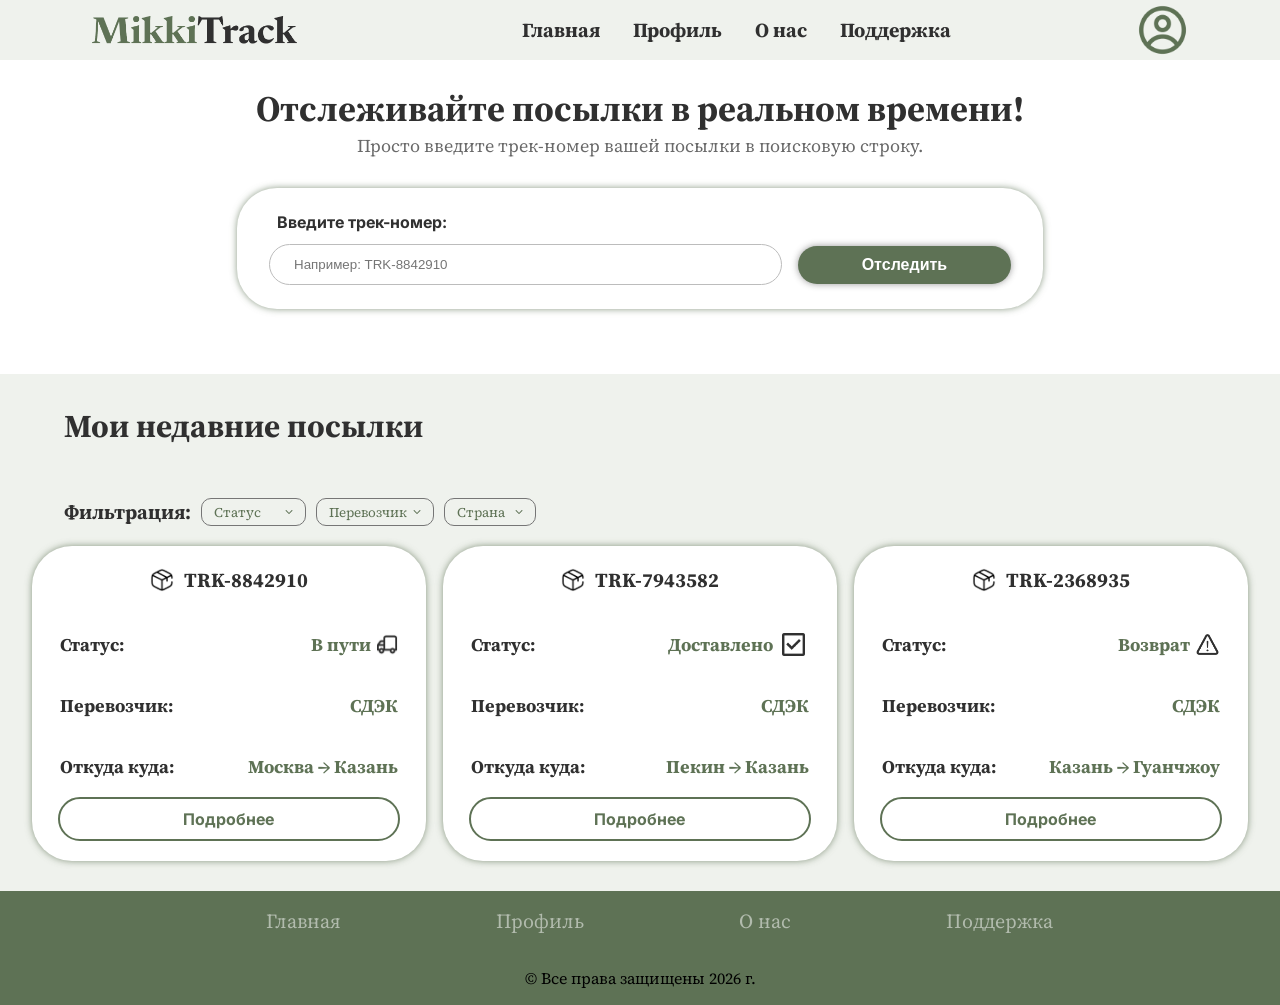
<file: index.html>
<!DOCTYPE html>
<html lang="en">
<head>
    <meta charset="UTF-8">
    <meta name="viewport" content="width=device-width, initial-scale=1.0">
    <link rel="stylesheet" href="./css/style.css">
    <link href="https://fonts.googleapis.com/css?family=Source+Serif+Pro" rel="stylesheet">
    <link rel="preconnect" href="https://fonts.googleapis.com">
    <link rel="preconnect" href="https://fonts.gstatic.com" crossorigin>
    <link href="https://fonts.googleapis.com/css2?family=Inter:ital,opsz,wght@0,14..32,100..900;1,14..32,100..900&display=swap" rel="stylesheet">
    <title>Главная страница</title>
</head>
<body>
    <header>
        <img src="./img/logo.png" alt="" id="logo">
        <nav class="header">
            <ul>
                <li><a href="index.html">Главная </a></li>
                <li><a href="profile.html">Профиль</a></li>
                <li><a href="">О нас</a></li>
                <li><a href="">Поддержка</a></li>
            </ul>
        </nav>
        <img src="./img/profile.png" alt="" id="avatar">
    </header>
    <main>
        <div class="banner">
            <h1>Отслеживайте посылки в реальном времени!</h1>
            <p>Просто введите трек-номер вашей посылки в поисковую строку.</p>
            <div class="search-form">
                <div class="label">
                    <label for="search">Введите трек-номер:</label>
                </div>
                <div class="search-box">
                    <input type="text" placeholder="Например: TRK-8842910" id="search">
                    <button type="submit">Отследить</button>
                </div>
            </div>
        </div>
        <div class="myboxes">
            <h2>Мои недавние посылки</h2>
            <div class="filter">
                <p>Фильтрация:</p>
                <select name="status" id="status">
                    <option value="0" class="first-way">Статус</option>
                    <option value="1">Доставлено</option>
                    <option value="2">В пути</option>
                    <option value="3">Обработка</option>
                    <option value="4">Возврат</option>
                </select>
                <select name="perevozchik" id="perevozchik">
                    <option value="0" class="first-way">Перевозчик</option>
                    <option value="1">СДЭК</option>
                    <option value="2">Boxberry</option>
                    <option value="3">Почта России</option>
                    <option value="4">DHL Express</option>
                    <option value="5">DPD</option>
                </select>
                <select name="country" id="country">
                    <option value="0" class="first-way">Страна</option>
                    <option value="1">Россия</option>
                    <option value="2">Китай</option>
                    <option value="3">США</option>
                    <option value="4">Япония</option>
                    <option value="5">Германия</option>
                </select>
            </div>
            <div class="cards">
                <div class="box-card" id="1">
                    <div class="shapka-card">
                        <img src="./img/box.png" alt="">
                        <p>TRK-8842910</p>
                    </div>
                    <div class="info">
                        <div class="first-column">
                            <p>Статус:</p>
                            <p>Перевозчик:</p>
                            <p>Откуда куда:</p>
                        </div>
                        <div class="second-column">
                            <div class="status-card">
                                <p>В пути</p>
                                <img src="./img/truck.png" alt="">
                            </div>
                            <p>СДЭК</p>
                            <p>Москва → Казань</p>
                        </div>
                    </div>
                    <a href="box1.html">Подробнее</a>
                </div>
                <div class="box-card" id="2">
                    <div class="shapka-card">
                        <img src="./img/box.png" alt="">
                        <p>TRK-7943582</p>
                    </div>
                    <div class="info">
                        <div class="first-column">
                            <p>Статус:</p>
                            <p>Перевозчик:</p>
                            <p>Откуда куда:</p>
                        </div>
                        <div class="second-column">
                            <div class="status-card">
                                <p>Доставлено</p>
                                <img src="./img/ok.png" alt="">
                            </div>
                            <p>СДЭК</p>
                            <p>Пекин → Казань</p>
                        </div>
                    </div>
                    <a href="box2.html">Подробнее</a>
                </div>
                <div class="box-card" id="3">
                    <div class="shapka-card">
                        <img src="./img/box.png" alt="">
                        <p>TRK-2368935</p>
                    </div>
                    <div class="info">
                        <div class="first-column">
                            <p>Статус:</p>
                            <p>Перевозчик:</p>
                            <p>Откуда куда:</p>
                        </div>
                        <div class="second-column">
                            <div class="status-card">
                                <p>Возврат</p>
                                <img src="./img/warning.png" alt="">
                            </div>
                            <p>СДЭК</p>
                            <p>Казань → Гуанчжоу</p>
                        </div>
                    </div>
                    <a href="box3.html">Подробнее</a>
                </div>
            </div>
        </div>
    </main>
    <footer>
        <nav class="footer">
            <ul>
                <li><a href="index.html">Главная </a></li>
                <li><a href="profile.html">Профиль</a></li>
                <li><a href="">О нас</a></li>
                <li><a href="">Поддержка</a></li>
            </ul>
        </nav>
        <p>© Все права защищены 2026 г.</p>
    </footer>
</body>
</html>
</file>
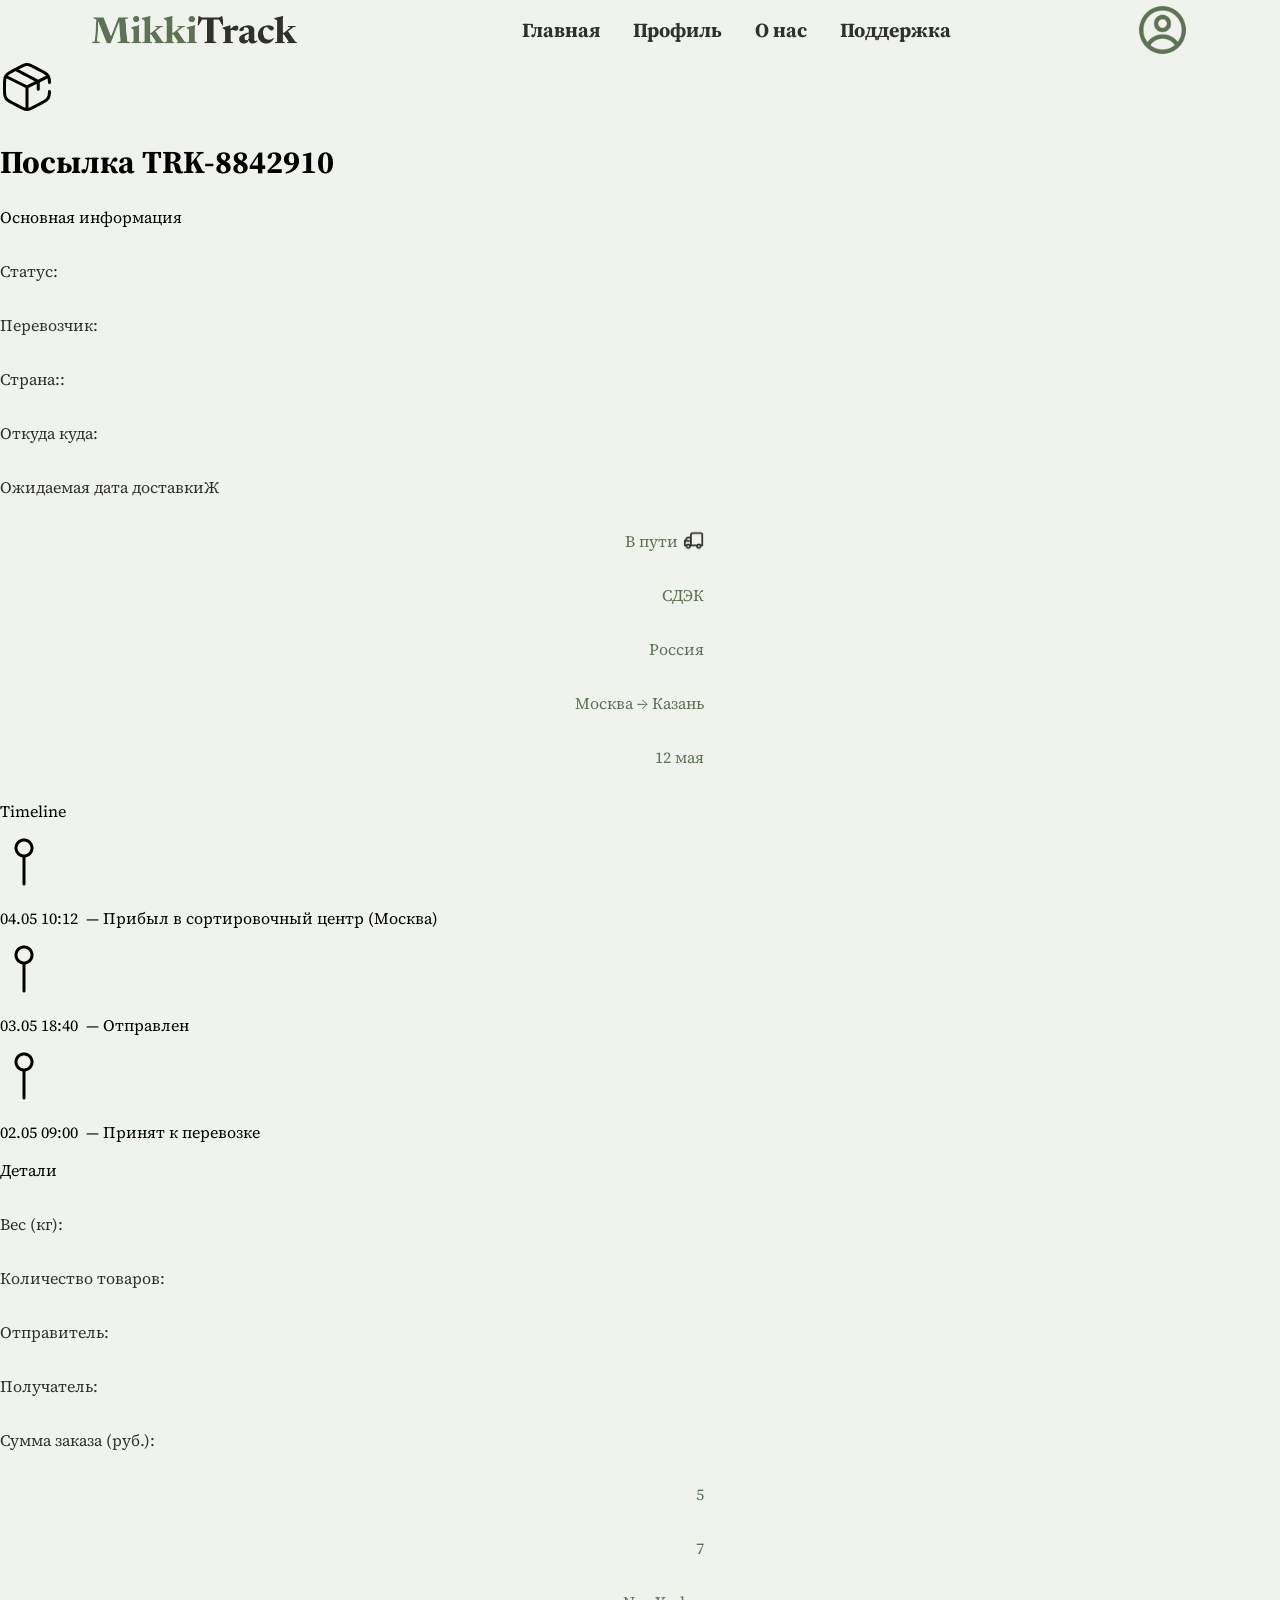
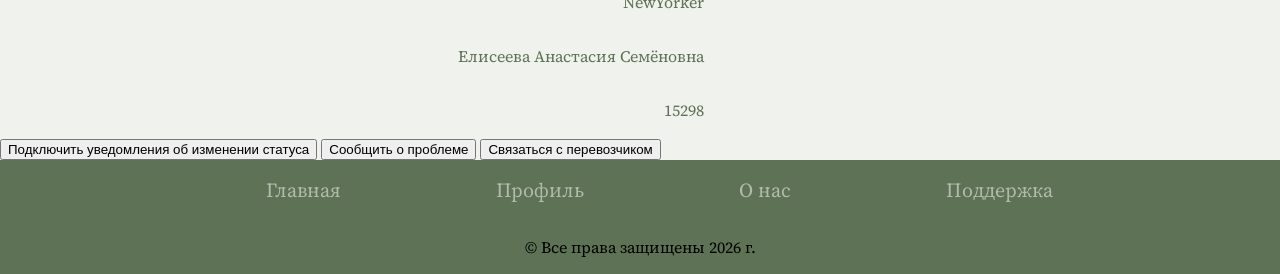
<file: box1.html>
<!DOCTYPE html>
<html lang="en">
<head>
    <meta charset="UTF-8">
    <meta name="viewport" content="width=device-width, initial-scale=1.0">
    <link rel="stylesheet" href="./css/style.css">
    <link href="https://fonts.googleapis.com/css?family=Source+Serif+Pro" rel="stylesheet">
    <link rel="preconnect" href="https://fonts.googleapis.com">
    <link rel="preconnect" href="https://fonts.gstatic.com" crossorigin>
    <link href="https://fonts.googleapis.com/css2?family=Inter:ital,opsz,wght@0,14..32,100..900;1,14..32,100..900&display=swap" rel="stylesheet">
    <title>Главная страница</title>
</head>
<body>
    <header>
        <img src="./img/logo.png" alt="" id="logo">
        <nav class="header">
            <ul>
                <li><a href="index.html">Главная </a></li>
                <li><a href="profile.html">Профиль</a></li>
                <li><a href="">О нас</a></li>
                <li><a href="">Поддержка</a></li>
            </ul>
        </nav>
        <img src="./img/profile.png" alt="" id="avatar">
    </header>
    <main>
        <div class="infobox">
            <div class="shapka-box">
                <img src="./img/box.png" alt="">
                <h1>Посылка TRK-8842910</h1>
            </div>
            <div class="details">
                <div class="shapka">
                    <p>Основная информация</p>
                </div>
                <div class="container">
                    <div class="first-column">
                        <p>Статус:</p>
                        <p>Перевозчик:</p>
                        <p>Страна::</p>
                        <p>Откуда куда:</p>
                        <p>Ожидаемая дата доставкиЖ</p>
                    </div>
                    <div class="second-column">
                        <div class="status-card">
                            <p>В пути</p>
                            <img src="./img/truck.png" alt="">
                        </div>
                        <p>СДЭК</p>
                        <p>Россия</p>
                        <p>Москва → Казань</p>
                        <p>12 мая</p>
                    </div>
                </div>
            </div>
            <div class="details">
                <p>Timeline</p>
                <div class="stroka">
                    <img src="./img/streamline.png" alt="">
                    <p>04.05 10:12  — Прибыл в сортировочный центр (Москва)</p>
                </div>
                <div class="stroka">
                    <img src="./img/streamline.png" alt="">
                    <p>03.05 18:40  — Отправлен </p>
                </div>
                <div class="stroka">
                    <img src="./img/streamline.png" alt="">
                    <p>02.05 09:00  — Принят к перевозке</p>
                </div>
            </div>
            <div class="details">
                <div class="shapka">
                    <p>Детали</p>
                </div>
                <div class="container">
                    <div class="first-column">
                        <p>Вес (кг):</p>
                        <p>Количество товаров:</p>
                        <p>Отправитель:</p>
                        <p>Получатель:</p>
                        <p>Сумма заказа (руб.):</p>
                    </div>
                    <div class="second-column">
                        <p>5</p>
                        <p>7</p>
                        <p>NewYorker</p>
                        <p>Елисеева Анастасия Семёновна</p>
                        <p>15298</p>
                    </div>
                </div>
            </div>
            <div class="buttons1">
                <button type="submit">Подключить уведомления об изменении статуса</button>
                <button type="submit">Сообщить о проблеме</button>
                <button type="submit">Связаться с перевозчиком</button>
            </div>
        </div>
    </main>
    <footer>
        <nav class="footer">
            <ul>
                <li><a href="index.html">Главная </a></li>
                <li><a href="profile.html">Профиль</a></li>
                <li><a href="">О нас</a></li>
                <li><a href="">Поддержка</a></li>
            </ul>
        </nav>
        <p>© Все права защищены 2026 г.</p>
    </footer>
</body>
</html>
</file>
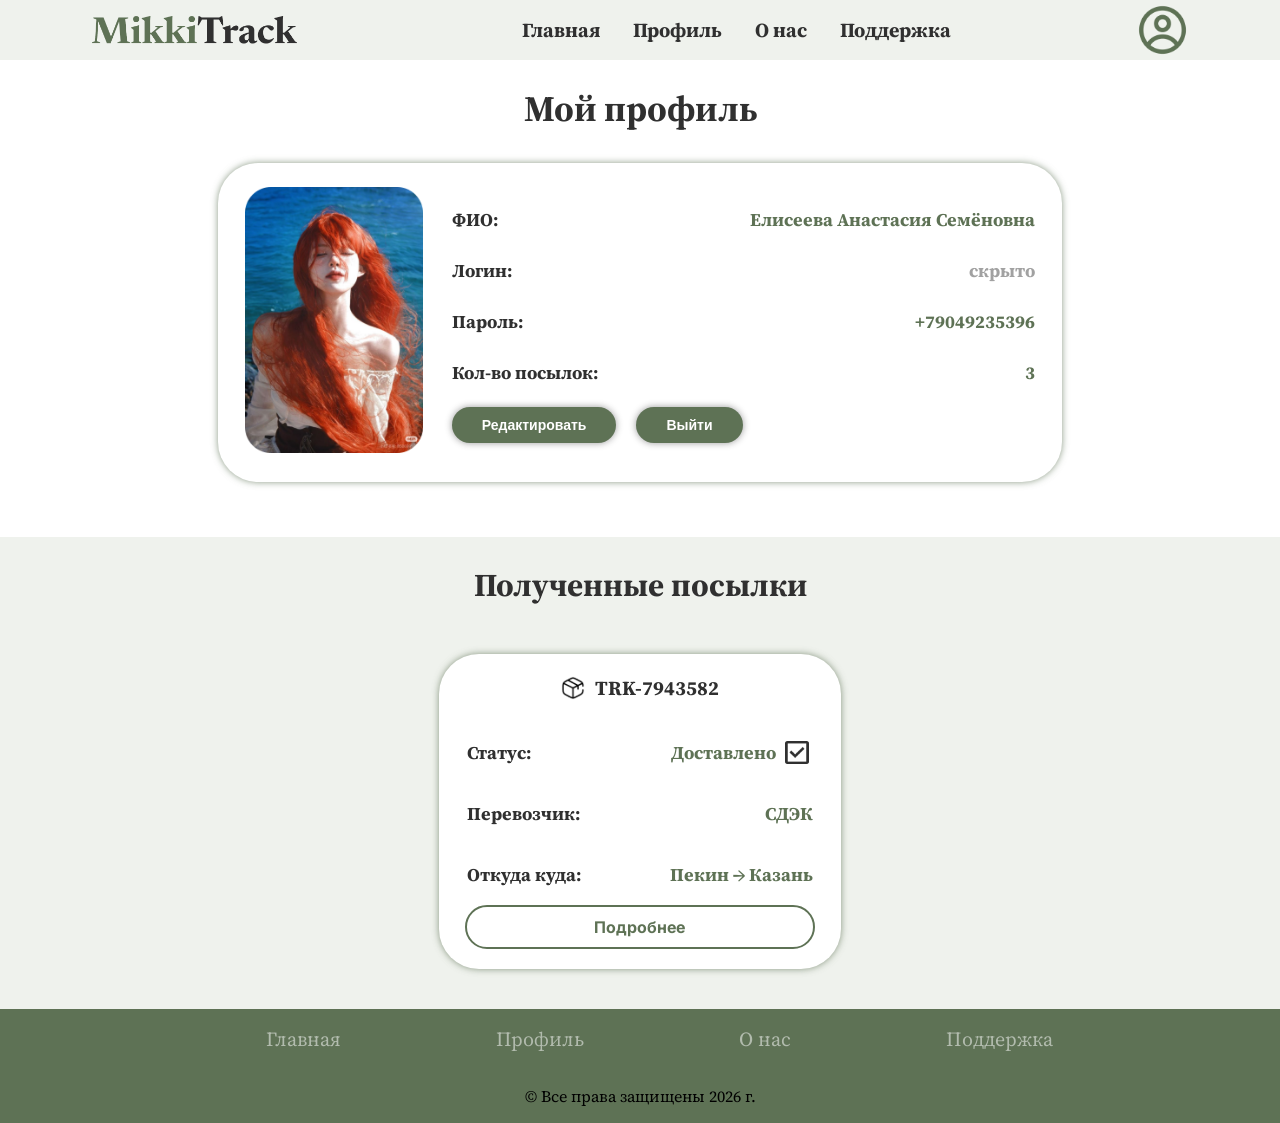
<file: profile.html>
<!DOCTYPE html>
<html lang="en">
<head>
    <meta charset="UTF-8">
    <meta name="viewport" content="width=device-width, initial-scale=1.0">
    <link rel="stylesheet" href="./css/style.css">
    <link href="https://fonts.googleapis.com/css?family=Source+Serif+Pro" rel="stylesheet">
    <link rel="preconnect" href="https://fonts.googleapis.com">
    <link rel="preconnect" href="https://fonts.gstatic.com" crossorigin>
    <link href="https://fonts.googleapis.com/css2?family=Inter:ital,opsz,wght@0,14..32,100..900;1,14..32,100..900&display=swap" rel="stylesheet">
    <title>Главная страница</title>
</head>
<body>
    <header>
        <img src="./img/logo.png" alt="" id="logo">
        <nav class="header">
            <ul>
                <li><a href="index.html">Главная </a></li>
                <li><a href="profile.html">Профиль</a></li>
                <li><a href="">О нас</a></li>
                <li><a href="">Поддержка</a></li>
            </ul>
        </nav>
        <img src="./img/profile.png" alt="" id="avatar">
    </header>
    <main>
        <div class="myprofile">
            <h1>Мой профиль</h1>
            <div class="profile">
                <div class="photo">
                    <img src="./img/avatar.png" alt="">
                </div>
                <div class="infouser">
                    <div class="user">
                        <div class="first-column1">
                            <p>ФИО:</p>
                            <p>Логин:</p>
                            <p>Пароль:</p>
                            <p>Кол-во посылок:</p>
                        </div>
                        <div class="second-column1">
                            <div class="infoperson">
                                <p>Елисеева Анастасия Семёновна</p>
                                <p id="login">скрыто</p>
                                <p>+79049235396</p>
                                <p>3</p>
                            </div>
                        </div>
                    </div>
                    <div class="buttons">
                        <button type="submit">Редактировать</button>
                        <button type="submit">Выйти</button>
                    </div>
                </div>
            </div>
        </div>
        <div class="gottedboxes">
            <h2>Полученные посылки</h2>
            <div class="cards">
                <div class="box-card" id="2">
                    <div class="shapka-card">
                        <img src="./img/box.png" alt="">
                        <p>TRK-7943582</p>
                    </div>
                    <div class="info">
                        <div class="first-column">
                            <p>Статус:</p>
                            <p>Перевозчик:</p>
                            <p>Откуда куда:</p>
                        </div>
                        <div class="second-column">
                            <div class="status-card">
                                <p>Доставлено</p>
                                <img src="./img/ok.png" alt="">
                            </div>
                            <p>СДЭК</p>
                            <p>Пекин → Казань</p>
                        </div>
                    </div>
                    <a href="box2.html">Подробнее</a>
                </div>
            </div>
        </div>
    </main>
    <footer>
        <nav class="footer">
            <ul>
                <li><a href="index.html">Главная </a></li>
                <li><a href="profile.html">Профиль</a></li>
                <li><a href="">О нас</a></li>
                <li><a href="">Поддержка</a></li>
            </ul>
        </nav>
        <p>© Все права защищены 2026 г.</p>
    </footer>
</body>
</html>
</file>
<file: css/style.css>
body{
    width: 100%;
    height: 100%;
    background-color: #EFF2ED;
    font-family: 'Source Serif Pro', sans-serif;
    padding: 0;
    margin: 0;
}
header{
    width: 100%;
    height: 10%;
    background-color: #EFF2ED;
    display: flex;
    align-items: center;
    justify-content: center;
    gap: 100px;
}
.header{
    width: 50%;
    height: 41%;
}
.header > ul{
    display: flex;
    justify-content: center;
    gap: 33px;
}
.header > ul > li{
    list-style-type: none;
}
.header > ul > li > a{
    color: #303030;
    text-decoration: none;
    transition: all 0.3s ease;
    font-size: 20px;
    font-weight: bolder;
    text-align: center;
}
.header > ul > li > a:hover{
    color: #5E7255;
}
#logo{
    width: 16%;
    height: 41%;
}
#avatar{
    width: 4%;
    height: 50%;
}
footer{
    width: 100%;
    height: 11%;
    background-color: #5E7255;
    display: flex;
    flex-direction: column;
    align-items: center;
    justify-content: center;
}
.footer{
    width: 71%;
    height: 37%;
}
.footer > ul{
    display: flex;
    justify-content: center;
    gap: 155px;
}
.footer > ul > li{
    list-style-type: none;
}
.footer > ul > li > a{
    color: #ffffff84;
    text-decoration: none;
    transition: all 0.3s ease;
    font-size: 20px;
    text-align: center;
}
.footer > ul > li > a:hover{
    color: #ffffff;
}
.footer > p{
    color: #303030;
    font-size: 18px;
}
main{
    width: 100%;
    height: 79%;
}
.banner{
    width: 100%;
    height: 43%;
    background-color: white;
    display: flex;
    flex-direction: column;
    align-items: center;
    justify-content: center;
    padding-bottom: 65px;
}
.banner > h1{
    color: #303030;
    font-size: 36px;
    padding: 0;
    margin-bottom: 0;
}
.banner > p{
    color: #696969;
    font-size: 18px;
    padding: 0;
    margin-bottom: 30px;
    margin-top: 0;
}
.search-form{
    width: 63%;
    height: 43%;
    box-shadow: 0 0 7px #5e7255b7;
    border-radius: 40px;
    display: flex;
    justify-content: center;
    flex-direction: column;
    align-items: center;
    font-family: "Inter", sans-serif;
    padding: 24px 0;
}
.label{
    width: 90%;
    height: 22%;
    display: flex;
    justify-content: left;
    font-weight: bold;
    color:#303030;
    margin-bottom: 12px;
}
.search-box{
    width: 92%;
    height: 36%;
    display: flex;
    justify-content: center;
    align-items: center;
    gap: 16px;
}
.search-box > input{
    width: 66%;
    height: 100%;
    border: 1px solid #BCBCBC;
    border-radius: 25px;
    padding: 12px 24px;
}
.search-box > button {
    width: 30%;
    height: 90%;
    border: none;
    border-radius: 25px;
    font-weight: bold;
    color:#ffffff;
    background-color: #5E7255;
    box-shadow: 0 0 7px #3030307c;
    padding: 10px 24px;
    font-size: 16px;
    transition: transform 0.3s ease;
}
.search-box > button:hover {
    transform: scale(1.1);
    cursor: pointer;
}
.myboxes{
    width: 100%;
    height: 58%;
    padding: 30px 0;
    display: flex;
    flex-direction: column;
    align-items: center;
}
.myboxes > h2{
    color:#303030;
    font-size: 32px;
    width: 90%;
    height: 7%;
    padding: 0;
    margin-top: 0;
    margin-bottom: 50px;
    display: flex;
    justify-content: left;
}
.filter{
    display: flex;
    width: 90%;
    height: 7%;
    gap: 10px;
    margin-bottom: 20px;
}
.filter > p{
    color:#303030;
    font-size: 20px;
    font-weight: bold;
    margin: 0;
}
select {
  font-family: 'Source Serif Pro', sans-serif;
  color:#5E7255;
  border-radius: 10px;
  background-color: transparent;
  outline: none;
  -webkit-appearance: none;
  -moz-appearance: none;
  padding: 0 12px;
  appearance: none;
  background-image: url(../img/strelka.png);
  background-repeat: no-repeat;
  background-position: right 10px center;
  background-size: 12px;
}
.cards{
    width: 95%;
    height: 59%;
    display: flex;
    justify-content: center;
    align-items: center;
    gap: 17px;
}
.box-card{
    width: 33%;
    height: 100%;
    background-color: white;
    border-radius: 40px;
    box-shadow: 0 0 7px #5e7255ba;
    display: flex;
    flex-direction: column;
    justify-content: center;
    align-items: center;
    font-weight: bold;
}
.shapka-card{
    width: 100%;
    height: 11%;
    display: flex;
    justify-content: center;
    align-items: center;
    gap: 10px;
}
.shapka-card > p{
    color:#303030;
    font-size: 20px;
}
.shapka-card > img{
    width: 6%;
    height: 79%;
}
.info{
    width: 86%;
    height: 48%;
    display: flex;
    flex-direction: row;
    justify-content: center;
    align-items: center;
    font-size: 18px;
}
.first-column{
    width: 45%;
    height: 100%;
    display: flex;
    flex-direction: column;
}
.first-column > p{
    color:#303030;
}
.second-column{
    color:#5E7255;
    width: 55%;
    height: 100%;
    display: flex;
    flex-direction: column;
    align-items: end;
}
.status-card{
    display: flex;
    align-items: center;
    gap: 5px;
    justify-content: right;
}
.status-card > img{
    display: flex;
    width: 20%;
    height: 100%;
}
.box-card > a{
    width: 86%;
    color: #5E7255;
    border: 2px solid #5E7255;
    border-radius: 25px;
    text-decoration: none;
    transition: all 0.3s ease;
    font-family: "Inter", sans-serif;
    font-size: 16px;
    font-weight: bold;
    text-align: center;
    padding: 10px 0;
    margin-bottom: 20px;
    transition: transform 0.3s ease;
}
.box-card > a:hover{
    transform:scale(0.9);
    cursor: pointer;
    border-color: #303030;
    color: #303030;
}
.myprofile{
    width: 100%;
    height: 53%;
    background-color: white;
    display: flex;
    flex-direction: column;
    align-items: center;
    justify-content: center;
    padding-bottom: 55px;
    gap: 30px;
}
.myprofile > h1{
    color: #303030;
    font-size: 36px;
    padding: 0;
    margin-bottom: 0;
}
.profile{
    width: 66%;
    height: 70%;
    box-shadow: 0 0 7px #5e7255b7;
    border-radius: 40px;
    display: flex;
    flex-direction: row;
    justify-content: center;
    align-items: center;
    padding: 24px 0;
    gap: 29px;
}
.photo{
    width: 21%;
    height: 85%;
}
.photo > img{
    width: 100%;
    height: 100%;
}
.infouser{
    width: 69%;
    height: 85%;
    font-size: 18px;
    font-weight: bold;
    display: flex;
    flex-direction: column;
    gap: 17px;
}
.user{
    display: flex;
    flex-direction: row;
}
.first-column1{
    width: 45%;
    height: 100%;
    display: flex;
    flex-direction: column;
    gap: 16px;
}
.first-column1 > p{
    color:#303030;
    margin: 0;
    padding: 5px 0;
}
.second-column1{
    width: 55%;
    height: 100%;
    display: flex;
    flex-direction: row;
    align-items: end;
}
.infoperson{
    color:#5E7255;
    width: 100%;
    height: 100%;
    display: flex;
    flex-direction: column;
    text-align: right;
    gap: 16px;
}
.infoperson > p{
    margin: 0;
    padding: 5px 0;
}
#login{
    color:#a1a1a1;
}
.buttons{
    width: 69%;
    height: 18%;
    display: flex;
    justify-content: left;
    gap: 20px;
}
.buttons > button{
    border: none;
    border-radius: 25px;
    font-weight: bold;
    color:#ffffff;
    background-color: #5E7255;
    box-shadow: 0 0 7px #3030307c;
    padding: 10px 30px;
    font-size: 14px;
    transition: transform 0.3s ease;
}
.buttons > button:hover {
    transform: scale(1.1);
    cursor: pointer;
}
.gottedboxes{
    display: flex;
    flex-direction: column;
    gap: 20px;
    align-items: center;
    justify-content: center;
    margin-bottom: 40px;
}
.gottedboxes > h2{
    font-size: 32px;
    color:#303030;
}
</file>
